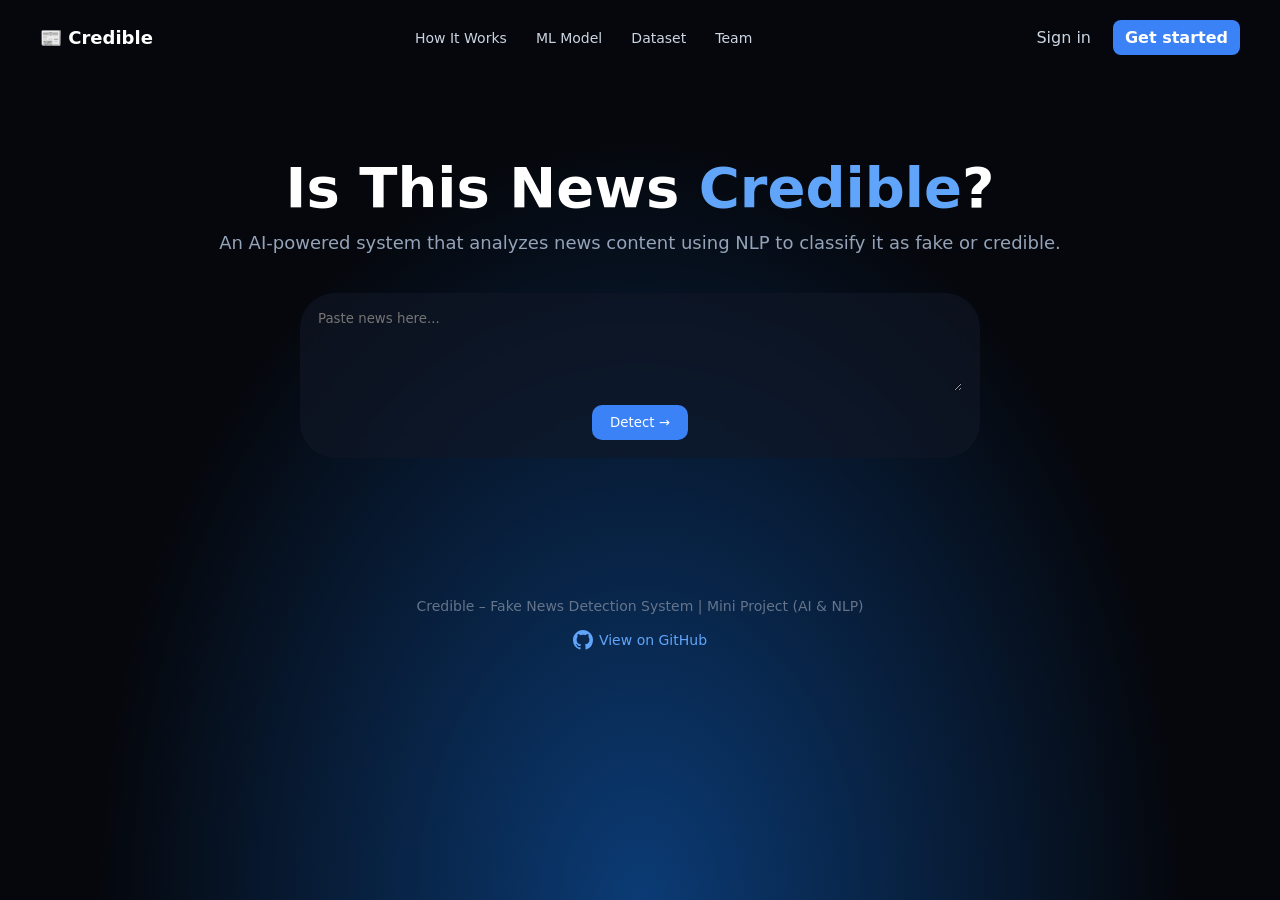
<file: Frontend/index.html>
<!DOCTYPE html>
<html lang="en">

<head>
  <meta charset="UTF-8" />
  <title>Credible</title>
  <meta name="viewport" content="width=device-width, initial-scale=1.0" />
  <link rel="stylesheet" href="css/style.css">

  <style>
    * { margin: 0; padding: 0; box-sizing: border-box; font-family: system-ui; }

    body {
      min-height: 100vh;
      background: radial-gradient(ellipse at bottom,#0b3b75 0%,#05070c 60%);
      color: white;
    }

    .navbar {
      display: flex;
      justify-content: space-between;
      align-items: center;
      padding: 20px 40px;
    }

    .logo { font-weight: 700; font-size: 18px; }

    .navbar nav a {
      margin: 0 12px;
      color: #cbd5e1;
      text-decoration: none;
      font-size: 14px;
    }

    .navbar nav a:hover { color: #fff; }

    .auth { display: flex; align-items: center; }

    .ghost, .primary {
      display: inline-block;
      text-decoration: none;
      margin-left: 10px;
      border-radius: 8px;
      padding: 8px 12px;
    }

    .ghost { color: #cbd5e1; }

    .primary {
      background: #3b82f6;
      color: white;
      font-weight: 600;
    }

    .hero {
      text-align: center;
      padding: 80px 20px;
    }

    .hero h1 { font-size: 56px; font-weight: 800; }

    .hero h1 span { color: #60a5fa; }

    .hero p {
      margin-top: 12px;
      color: #94a3b8;
      font-size: 18px;
    }

    .prompt-box {
      margin: 40px auto;
      max-width: 680px;
      padding: 18px;
      background: rgba(17,24,39,0.6);
      backdrop-filter: blur(14px);
      border-radius: 35px;
    }

    textarea {
      width: 100%;
      height: 80px;
      background: transparent;
      border: none;
      color: white;
      outline: none;
    }

    .build {
      background: #3b82f6;
      color: white;
      padding: 10px 18px;
      border-radius: 10px;
      border: none;
      cursor: pointer;
    }
  </style>
</head>

<body>

<header class="navbar">
  <div class="logo">📰 Credible</div>

  <nav>
    <a href="how_it_works.html">How It Works</a>
    <a href="model.html">ML Model</a>
    <a href="dataset.html">Dataset</a>
    <a href="team.html">Team</a>
  </nav>

  <!-- ✅ Dynamic Auth Section -->
  <div class="auth" id="authSection"></div>
</header>

<main class="hero">
  <h1>Is This News <span>Credible</span>?</h1>

  <p>An AI-powered system that analyzes news content using NLP to classify it as fake or credible.</p>

  <div class="prompt-box">
    <textarea id="newsInput" placeholder="Paste news here..."></textarea>

    <div style="margin-top:10px;">
      <button class="build">Detect →</button>
    </div>

    <div id="result"></div>
  </div>
</main>

<script>
// ================= NAVBAR =================
function loadNavbar() {
  const auth = document.getElementById("authSection");

  const isLoggedIn = localStorage.getItem("loggedIn");
  const user = localStorage.getItem("currentUser");

  if (isLoggedIn === "true" && user) {
    auth.innerHTML = `
      <span>👤 ${user}</span>
      <button onclick="logout()">Logout</button>
    `;
  } else {
    auth.innerHTML = `
      <a href="login.html" class="ghost">Sign in</a>
      <a href="signup.html" class="primary">Get started</a>
    `;
  }
}

function logout() {
  localStorage.removeItem("loggedIn");
  localStorage.removeItem("currentUser");
  location.reload();
}

// ================= DETECT =================
const textarea = document.getElementById("newsInput");
const buildBtn = document.querySelector(".build");

buildBtn.addEventListener("click", async () => {
  const newsText = textarea.value.trim();

  if (!newsText) {
    alert("Enter news");
    return;
  }

  buildBtn.innerText = "Analyzing...";
  buildBtn.disabled = true;

  try {
    const res = await fetch("http://127.0.0.1:5000/predict", {
      method: "POST",
      headers: {"Content-Type": "application/json"},
      body: JSON.stringify({ news: newsText })
    });

    const data = await res.json();

    document.getElementById("result").innerHTML = `
      <h3>${data.verdict}</h3>
      <p>${data.confidence}%</p>
      <p>${data.explanation}</p>
    `;
  } catch {
    alert("Error");
  }

  buildBtn.innerText = "Detect →";
  buildBtn.disabled = false;
});

// INIT
loadNavbar();
</script>

</body>
<footer style="text-align:center; padding:20px; color:#64748b; font-size:14px;">
  Credible – Fake News Detection System | Mini Project (AI & NLP)
  <br /><br />
  <a href="https://github.com/BhaviK1247/Credible.git" target="_blank"
    style="color:#60a5fa; text-decoration:none; display:inline-flex; align-items:center; gap:6px;">

    <svg height="20" width="20" viewBox="0 0 16 16" fill="#60a5fa" aria-hidden="true">
      <path d="M8 0C3.58 0 0 3.58 0 8a8 8 0 005.47 7.59c.4.07.55-.17.55-.38
      0-.19-.01-.82-.01-1.49-2.01.37-2.53-.49-2.69-.94-.09-.23-.48-.94-.82-1.13
      -.28-.15-.68-.52-.01-.53.63-.01 1.08.58 1.23.82.72 1.21 1.87.87
      2.33.66.07-.52.28-.87.51-1.07-1.78-.2-3.64-.89-3.64-3.95
      0-.87.31-1.59.82-2.15-.08-.2-.36-1.02.08-2.12 0 0 .67-.21
      2.2.82a7.7 7.7 0 012-.27c.68 0 1.36.09 2 .27
      1.53-1.04 2.2-.82 2.2-.82.44 1.1.16 1.92.08 2.12
      .51.56.82 1.27.82 2.15 0 3.07-1.87 3.75-3.65 3.95
      .29.25.54.73.54 1.48 0 1.07-.01 1.93-.01 2.2
      0 .21.15.46.55.38A8.01 8.01 0 0016 8c0-4.42-3.58-8-8-8z" />
    </svg>

    View on GitHub
  </a>
</footer>

</html>
</file>
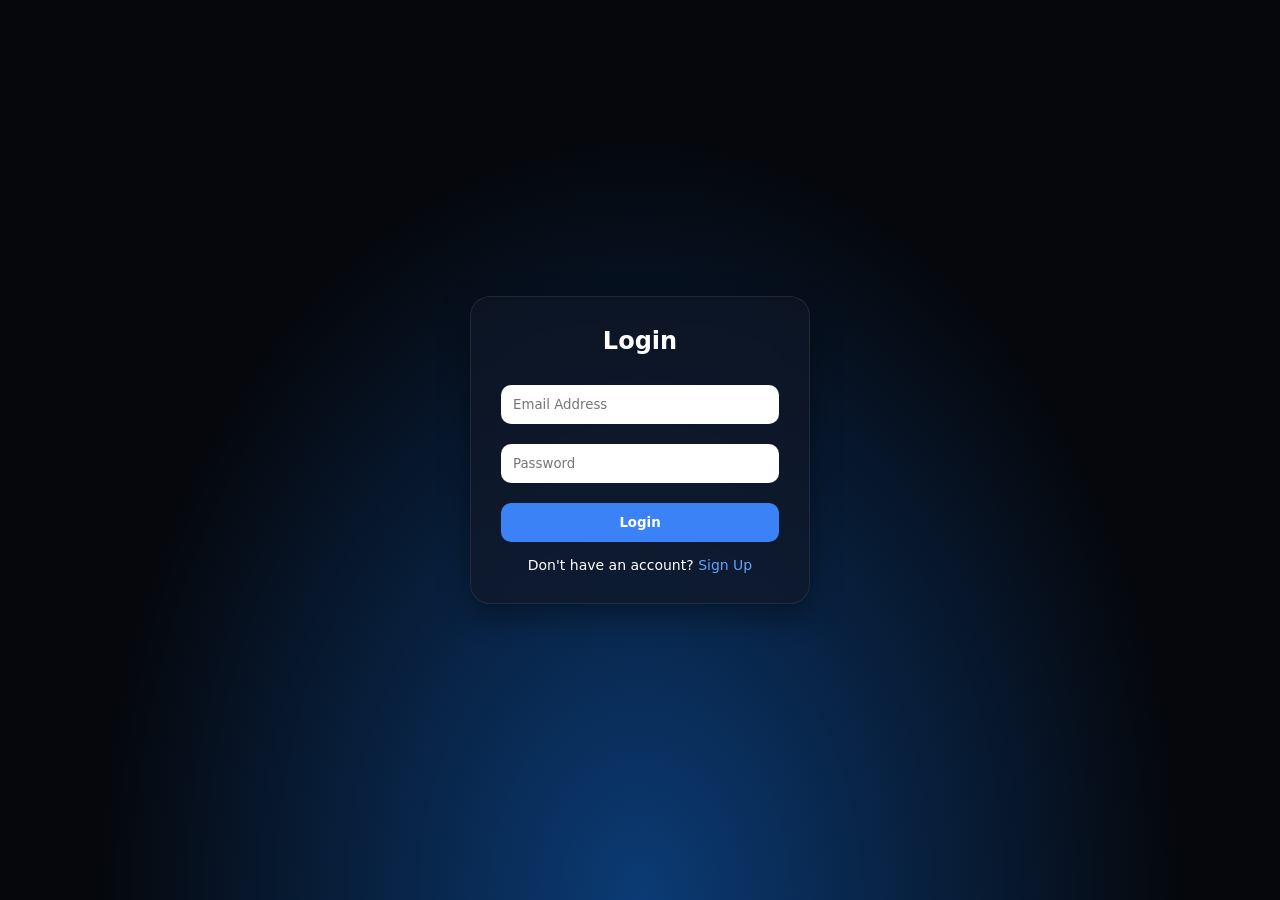
<file: Frontend/dashboard.html>
<!DOCTYPE html>
<html lang="en">

<head>
  <meta charset="UTF-8">
  <title>Dashboard | Credible</title>
  <meta name="viewport" content="width=device-width, initial-scale=1.0">

  <style>
    /* ===== RESET ===== */
    * {
      margin: 0;
      padding: 0;
      box-sizing: border-box;
      font-family: system-ui, -apple-system, BlinkMacSystemFont;
    }

    body {
      height: 100vh;
      background: radial-gradient(ellipse at bottom, #0b3b75 0%, #05070c 60%);
      color: white;
    }

    /* ===== DASHBOARD LAYOUT ===== */
    .dashboard {
      display: flex;
      height: 100vh;
    }

    /* ===== SIDEBAR ===== */
    .sidebar {
      width: 260px;
      background: rgba(17, 24, 39, 0.85);
      backdrop-filter: blur(14px);
      padding: 20px;
      display: flex;
      flex-direction: column;
    }

    .sidebar h2 {
      margin-bottom: 20px;
    }

    .new-chat {
      background: #3b82f6;
      border: none;
      padding: 10px;
      border-radius: 10px;
      color: white;
      cursor: pointer;
      margin-bottom: 20px;
    }

    .history {
      flex: 1;
      overflow-y: auto;
    }

    .history-title {
      font-size: 13px;
      color: #9ca3af;
      margin-bottom: 10px;
    }

    .history-item {
      padding: 8px;
      border-radius: 8px;
      margin-bottom: 6px;
      cursor: pointer;
    }

    .history-item:hover {
      background: rgba(255, 255, 255, 0.08);
    }

    /* ===== MAIN AREA ===== */
    .dashboard-main {
      flex: 1;
      display: flex;
      flex-direction: column;
      padding: 40px;
    }

    .dashboard-main h1 {
      font-size: 36px;
      margin-bottom: 20px;
    }

    /* ===== CHAT AREA ===== */
    .chat-area {
      flex: 1;
      overflow-y: auto;
      padding-bottom: 20px;
    }

    /* ===== RESULT CARD ===== */
    .result-card {
      background: rgba(17, 24, 39, 0.7);
      backdrop-filter: blur(12px);
      border-radius: 16px;
      padding: 14px;
      margin-bottom: 14px;
      border-left: 4px solid #22c55e;
      animation: slideUp 0.4s ease;
    }

    .result-card.fake {
      border-left: 4px solid #ef4444;
    }

    .result-card.misleading {
      border-left: 4px solid #facc15;
    }

    /* ===== PROMPT BOX ===== */
    .prompt-box {
      background: rgba(17, 24, 39, 0.6);
      backdrop-filter: blur(14px);
      border-radius: 16px;
      padding: 14px;
      border: 1px solid rgba(255, 255, 255, 0.08);
    }

    .prompt-box textarea {
      width: 100%;
      height: 80px;
      background: transparent;
      border: none;
      color: white;
      font-size: 16px;
      resize: none;
      outline: none;
      margin-bottom: 10px;
    }

    .prompt-box button {
      background: #3b82f6;
      border: none;
      padding: 10px 16px;
      border-radius: 10px;
      color: white;
      cursor: pointer;
      font-weight: 600;
    }

    .logout-btn {
      background: #2563eb;
      border: none;
      padding: 10px;
      border-radius: 10px;
      color: white;
      cursor: pointer;
      margin-bottom: 20px;
    }

    .new-chat.active {
      background: #2563eb;
    }

    .history-item.active {
      background: rgba(96, 165, 250, 0.2);
      color: #60a5fa;
    }

    /* ===== ANIMATION ===== */
    @keyframes slideUp {
      from {
        opacity: 0;
        transform: translateY(20px);
      }

      to {
        opacity: 1;
        transform: translateY(0);
      }
    }

    /* ===== RESPONSIVE ===== */
    @media (max-width: 768px) {
      .sidebar {
        display: none;
      }

      .dashboard-main {
        padding: 20px;
      }

      .prompt-box textarea {
        display: block;
      }
    }

    .nav-btn {
      background: rgba(255, 255, 255, 0.08);
      border: none;
      padding: 10px;
      border-radius: 10px;
      color: white;
      cursor: pointer;
      margin-bottom: 10px;
    }

    .nav-btn:hover {
      background: rgba(255, 255, 255, 0.15);
    }
  </style>
</head>

<body>

  <div class="dashboard">

    <!-- SIDEBAR -->
    <aside class="sidebar">
      <h2 onclick="goHome()" style="cursor:pointer;">📰 Credible</h2>


      <button class="logout-btn" onclick="logout()">Logout</button>
      <button class="new-chat active">New Analysis</button>

      <div class="history">
        <p class="history-title">Your Searches</p>
      </div>
    </aside>

    <!-- MAIN -->
    <main class="dashboard-main">
      <h1>Fake News Detection</h1>

      <div id="chatArea" class="chat-area"></div>

      <div class="prompt-box">
        <textarea id="newsInput" placeholder="Paste a news article or claim here..."></textarea>
        <button id="detectBtn">Detect →</button>
      </div>
    </main>

  </div>

  <script>
    const input = document.getElementById("newsInput");
    const detectBtn = document.getElementById("detectBtn");
    const chatArea = document.getElementById("chatArea");
    const newChatBtn = document.querySelector(".new-chat");

    // ================= DETECT =================
    detectBtn.addEventListener("click", async () => {
      const text = input.value.trim();
      if (!text) return;

      detectBtn.textContent = "Analyzing...";
      detectBtn.disabled = true;
      input.disabled = true;

      try {
        const res = await fetch("http://127.0.0.1:5000/predict", {
          method: "POST",
          headers: { "Content-Type": "application/json" },
          body: JSON.stringify({ news: text })
        });

        const data = await res.json();

        showResult(
    data.verdict,
    data.confidence,
    data.explanation
);
        saveToHistory(text, data);

      } catch (err) {
        showResult("Error", 0, "Unable to connect to server.");
      } finally {
        detectBtn.textContent = "Detect →";
        detectBtn.disabled = false;
        input.disabled = false;
        input.value = "";
      }
    });

    // ================= SHOW RESULT =================
    function showResult(verdict, confidence, explanation) {
      const card = document.createElement("div");

      let className = "";
      if (verdict === "False") className = "fake";
      if (verdict === "Misleading") className = "misleading";

      card.className = `result-card ${className}`;
      card.innerHTML = `
    <strong>${verdict}</strong>
    <p>Confidence: ${confidence}%</p>
    <p>${explanation}</p>
  `;

      chatArea.appendChild(card);
      chatArea.scrollTop = chatArea.scrollHeight;
    }

    // ================= GENERATE TITLE =================
    function generateTitle(text) {
      if (!text) return "Untitled";

      if (text.startsWith("http")) {
        return "News Article";
      }

      const words = text.split(" ");
      return words.slice(0, 4).join(" ") + "...";
    }

    // ================= SAVE HISTORY =================
    function saveToHistory(query, result) {
      let history = JSON.parse(localStorage.getItem("history")) || [];

      history.unshift({
        id: Date.now(),
        title: generateTitle(query),
        messages: [
          {
            query,
            result
          }
        ]
      });

      if (history.length > 10) history.pop();

      localStorage.setItem("history", JSON.stringify(history));

      renderHistory();
    }

    // ================= RENDER HISTORY =================
    function renderHistory() {
      const historyDiv = document.querySelector(".history");
      historyDiv.innerHTML = "";

      const title = document.createElement("p");
      title.className = "history-title";
      title.innerText = "Your Searches";
      historyDiv.appendChild(title);

      let history = JSON.parse(localStorage.getItem("history")) || [];

      history.forEach((item, index) => {
        const div = document.createElement("div");
        div.className = "history-item";

        const text = document.createElement("span");

        let titleText;
        if (item.title) {
          titleText = item.title;
        } else if (item.messages && item.messages[0]) {
          titleText = generateTitle(item.messages[0].query);
        } else {
          titleText = "Untitled";
        }

        text.innerText = titleText;

        // Delete button
        const delBtn = document.createElement("button");
        delBtn.innerText = "❌";
        delBtn.style.float = "right";
        delBtn.style.background = "transparent";
        delBtn.style.border = "none";
        delBtn.style.cursor = "pointer";
        delBtn.style.color = "#ef4444";

        delBtn.onclick = (e) => {
          e.stopPropagation();
          deleteHistory(index);
        };

        // Click to open chat
        div.onclick = () => {
          chatArea.innerHTML = "";

          item.messages.forEach(msg => {
            showResult(
              msg.result.verdict,
              msg.result.confidence,
              msg.result.explanation
            );
          });

          document.querySelectorAll(".history-item").forEach(i => i.classList.remove("active"));
          div.classList.add("active");
        };

        div.appendChild(text);
        div.appendChild(delBtn);
        historyDiv.appendChild(div);
      });
    }

    // ================= DELETE =================
    function deleteHistory(index) {
      let history = JSON.parse(localStorage.getItem("history")) || [];

      history.splice(index, 1);

      localStorage.setItem("history", JSON.stringify(history));

      renderHistory();
    }

    // ================= NEW CHAT =================
    newChatBtn.addEventListener("click", () => {
      chatArea.innerHTML = "";
      input.value = "";
      input.disabled = false;
      detectBtn.disabled = false;
      input.focus();

      document.querySelectorAll(".history-item").forEach(i => i.classList.remove("active"));
    });

    // ================= NAVIGATION =================
    function goHome() {
      window.location.href = "index.html";
    }

    function logout() {
      localStorage.removeItem("loggedIn");
      window.location.href = "login.html";
    }

    // ================= INIT =================
    renderHistory();

    // Check login
    if (localStorage.getItem("loggedIn") !== "true") {
      window.location.href = "login.html";
    }

    function goHome() {
      window.location.href = "index.html";
    }
  </script>
</body>

</html>
</file>
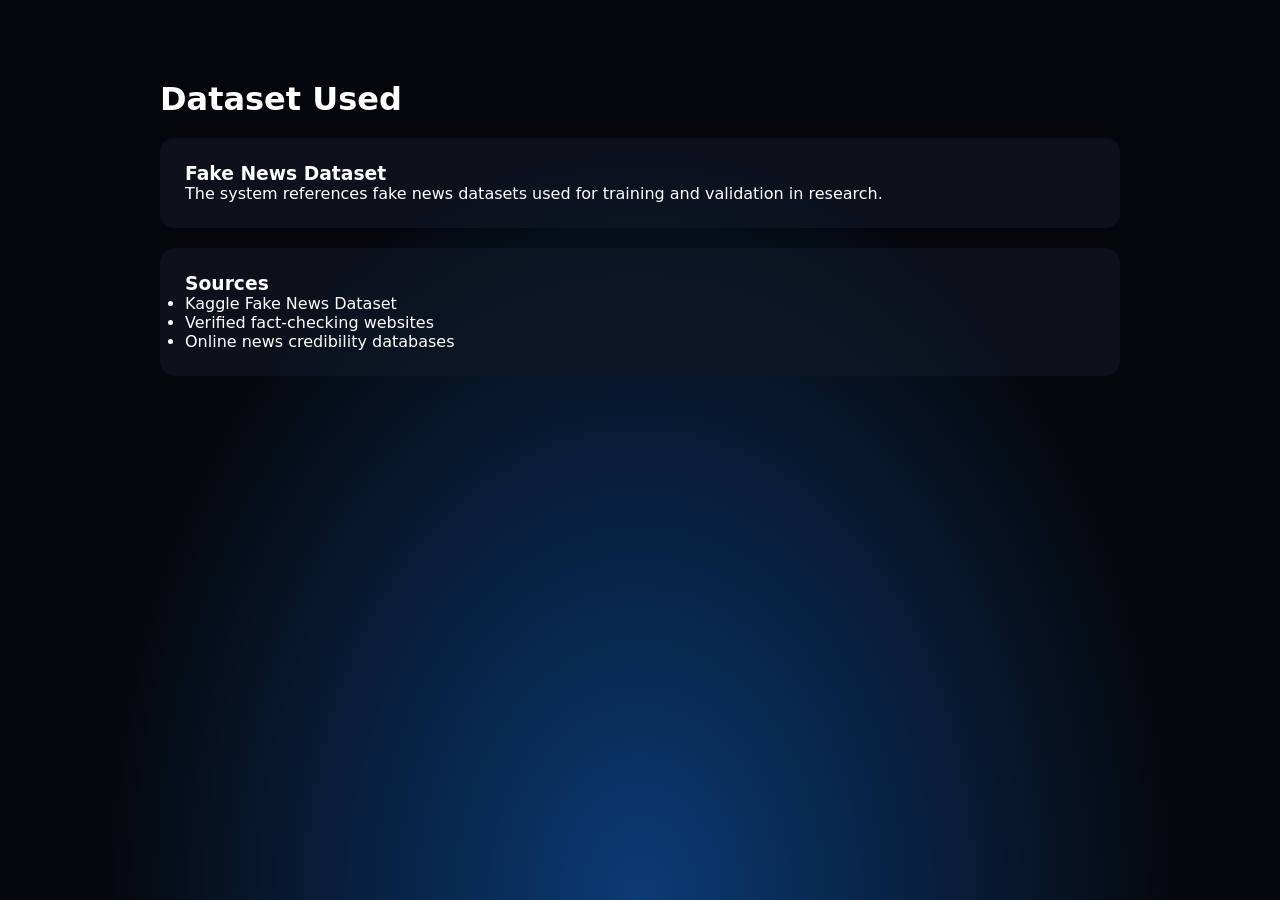
<file: Frontend/dataset.html>
<!DOCTYPE html>
<html>
<head>
<meta charset="UTF-8">
<title>Dataset | Credible</title>
<link rel="stylesheet" href="css/style.css">

<style>

.container{
max-width:1000px;
margin:auto;
padding:80px 20px;
}

.dataset-card{
background:rgba(17,24,39,0.6);
padding:25px;
border-radius:14px;
margin-top:20px;
}

</style>
</head>

<body>

<div class="container">

<h1>Dataset Used</h1>

<div class="dataset-card">
<h3>Fake News Dataset</h3>
<p>The system references fake news datasets used for training and validation in research.</p>
</div>

<div class="dataset-card">
<h3>Sources</h3>
<ul>
<li>Kaggle Fake News Dataset</li>
<li>Verified fact-checking websites</li>
<li>Online news credibility databases</li>
</ul>
</div>

</div>

</body>
</html>
</file>
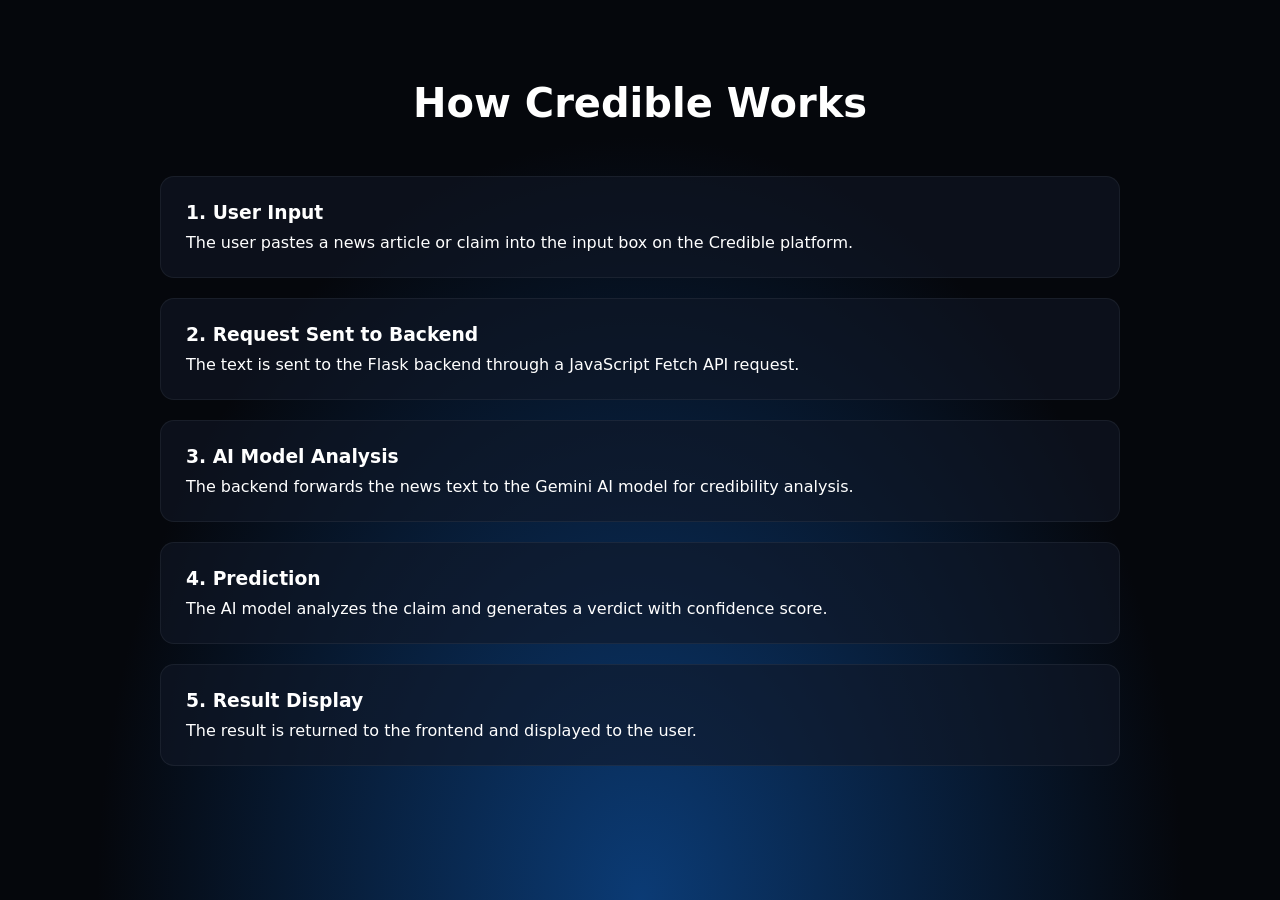
<file: Frontend/how_it_works.html>
<!DOCTYPE html>
<html lang="en">
<head>
<meta charset="UTF-8">
<title>How It Works | Credible</title>
<link rel="stylesheet" href="css/style.css">

<style>

.container{
max-width:1000px;
margin:auto;
padding:80px 20px;
}

.title{
text-align:center;
font-size:40px;
margin-bottom:50px;
}

.step{
background:rgba(17,24,39,0.6);
padding:25px;
border-radius:14px;
margin-bottom:20px;
border:1px solid rgba(255,255,255,0.06);
transition:0.25s;
}

.step h3{
margin-bottom:10px;
}

.step:hover{
transform:translateY(-5px);
box-shadow:0 10px 30px rgba(0,0,0,0.5);
border-color:rgba(96,165,250,0.4);
}

</style>
</head>

<body>

<div class="container">

<h1 class="title">How Credible Works</h1>

<div class="step">
<h3>1. User Input</h3>
<p>The user pastes a news article or claim into the input box on the Credible platform.</p>
</div>

<div class="step">
<h3>2. Request Sent to Backend</h3>
<p>The text is sent to the Flask backend through a JavaScript Fetch API request.</p>
</div>

<div class="step">
<h3>3. AI Model Analysis</h3>
<p>The backend forwards the news text to the Gemini AI model for credibility analysis.</p>
</div>

<div class="step">
<h3>4. Prediction</h3>
<p>The AI model analyzes the claim and generates a verdict with confidence score.</p>
</div>

<div class="step">
<h3>5. Result Display</h3>
<p>The result is returned to the frontend and displayed to the user.</p>
</div>

</div>

</body>
</html>
</file>
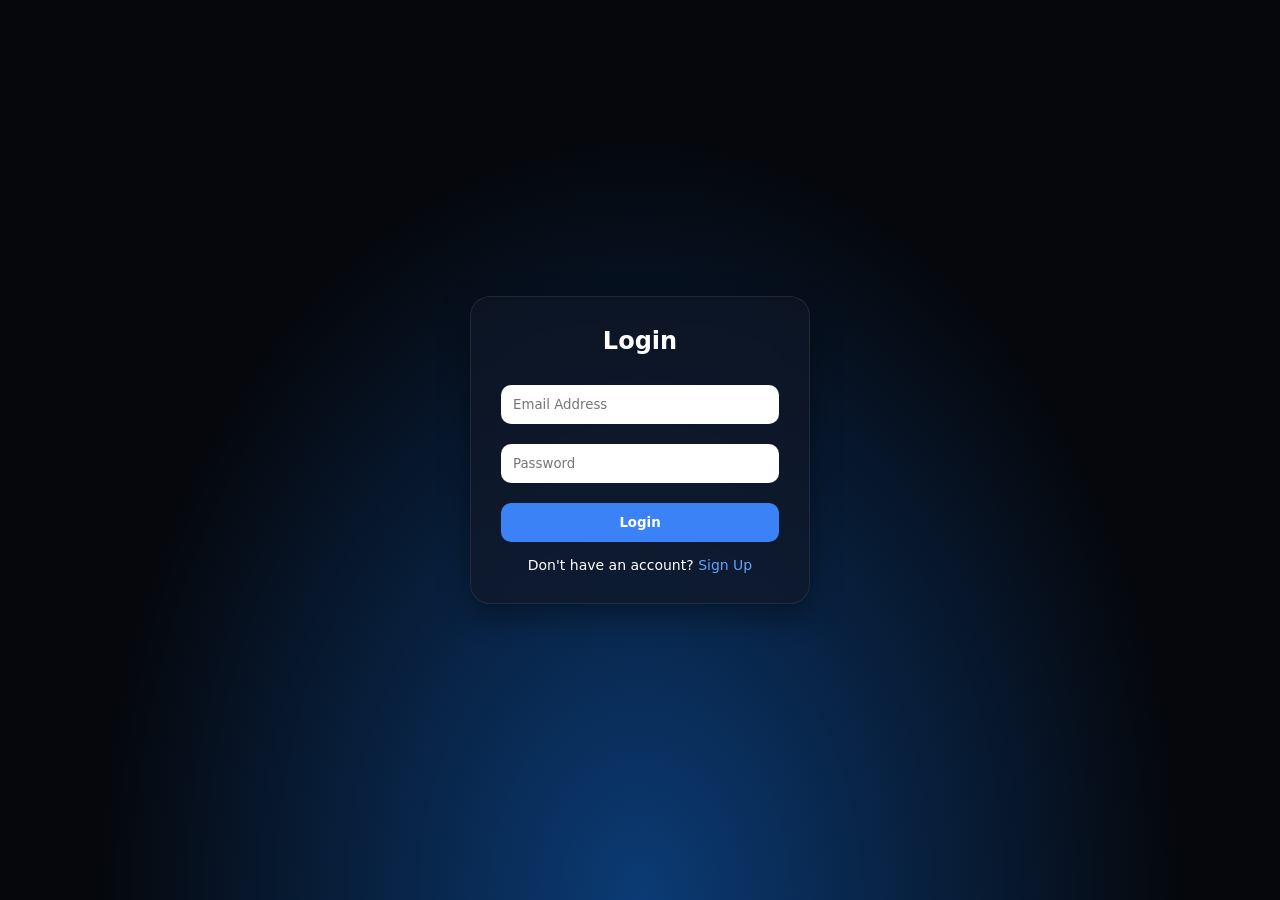
<file: Frontend/login.html>
<!DOCTYPE html>
<html lang="en">
<head>
<meta charset="UTF-8">
<title>Login | Credible</title>

<link rel="stylesheet" href="css/style.css">

<style>
.auth-container {
  display: flex;
  justify-content: center;
  align-items: center;
  height: 100vh;
}

.auth-card {
  background: rgba(17, 24, 39, 0.7);
  backdrop-filter: blur(14px);
  padding: 30px;
  border-radius: 20px;
  width: 340px;
  border: 1px solid rgba(255,255,255,0.08);
  box-shadow: 0 10px 30px rgba(0,0,0,0.4);
  text-align: center;
}

.auth-card h2 {
  margin-bottom: 20px;
}

.auth-card input {
  width: 100%;
  padding: 12px;
  margin: 10px 0;
  border-radius: 10px;
  border: none;
  outline: none;
}

.auth-card button {
  width: 100%;
  padding: 12px;
  margin-top: 10px;
  background: #3b82f6;
  border: none;
  border-radius: 10px;
  color: white;
  font-weight: 600;
  cursor: pointer;
}

.auth-card button:hover {
  background: #2563eb;
}

.auth-card p {
  margin-top: 15px;
  font-size: 14px;
}

.auth-card a {
  color: #60a5fa;
  text-decoration: none;
}
</style>
</head>

<body>

<div class="auth-container">
  <div class="auth-card">

    <h2>Login</h2>

    <input type="email" id="email" placeholder="Email Address">
    <input type="password" id="password" placeholder="Password">

    <button onclick="loginUser()">Login</button>

    <p>Don't have an account? <a href="signup.html">Sign Up</a></p>

  </div>
</div>

<script>
function login() {
  const email = document.getElementById("email").value.trim();
  const password = document.getElementById("password").value.trim();

  const storedUser = JSON.parse(localStorage.getItem("user"));

  if (!storedUser) {
    alert("No user found. Please signup first.");
    return;
  }

  if (email === storedUser.email && password === storedUser.password) {
    localStorage.setItem("loggedIn", "true");
    alert("Login successful!");

    window.location.href = "dashboard.html";
  } else {
    alert("Invalid email or password");
  }
}
</script>
<script>
  function loginUser() {
      const email = document.getElementById("email").value;
      const password = document.getElementById("password").value;

      fetch("http://127.0.0.1:5000/login", {
          method: "POST",
          headers: {
              "Content-Type": "application/json"
          },
          body: JSON.stringify({
              email: email,
              password: password
          })
      })
      .then(res => res.json())
      .then(data => {
          if (data.message === "Login successful") {
              alert("Login successful!");

              // ✅ ADD THIS LINE (VERY IMPORTANT)
              localStorage.setItem("loggedIn", "true");

              window.location.href = "dashboard.html";
          } else {
              alert(data.error);
          }
      });
  }
</script>
</body>
</html>
</file>
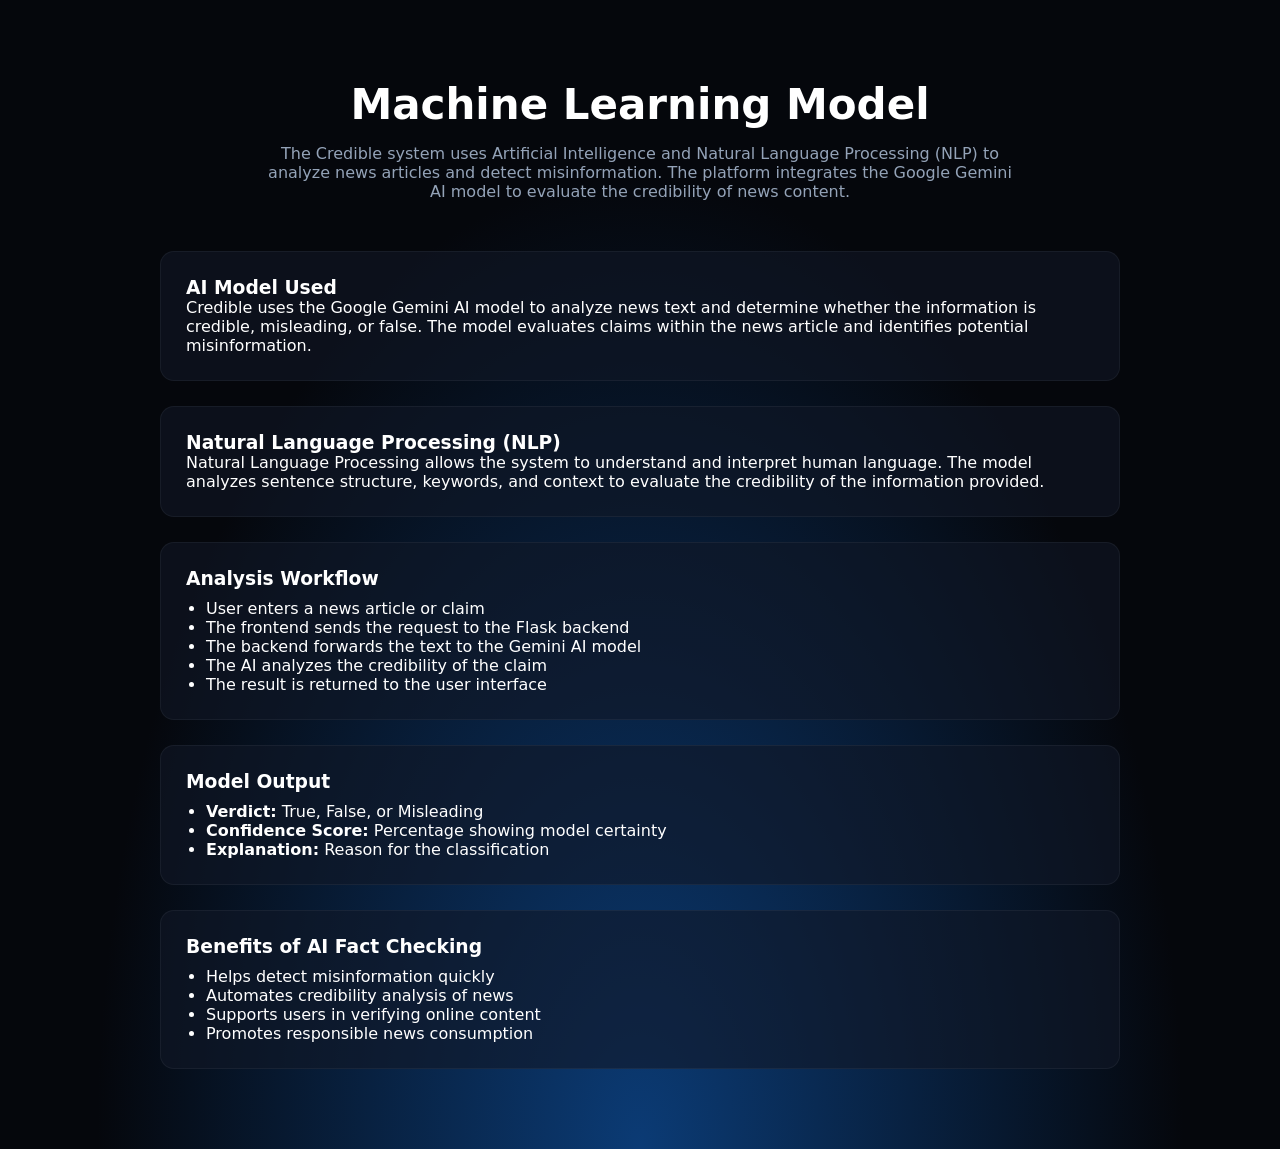
<file: Frontend/model.html>
<!DOCTYPE html>
<html lang="en">

<head>

<meta charset="UTF-8">
<title>ML Model | Credible</title>

<link rel="stylesheet" href="css/style.css">

<style>

/* PAGE CONTAINER */

.container{
max-width:1000px;
margin:auto;
padding:80px 20px;
}

/* TITLE */

.title{
text-align:center;
font-size:42px;
margin-bottom:15px;
}

/* INTRO TEXT */

.intro{
text-align:center;
color:#94a3b8;
max-width:750px;
margin:auto;
margin-bottom:50px;
}

/* SECTION LAYOUT */

.model-section{
display:flex;
flex-direction:column;
gap:25px;
}

/* CARD DESIGN */

.model-card{
background:rgba(17,24,39,0.6);
padding:25px;
border-radius:14px;
border:1px solid rgba(255,255,255,0.05);
transition:0.25s;
}

/* CARD HOVER */

.model-card:hover{
transform:translateY(-5px);
box-shadow:0 10px 30px rgba(0,0,0,0.5);
border-color:rgba(96,165,250,0.4);
}

/* LISTS */

ul{
margin-top:10px;
padding-left:20px;
}

</style>

</head>


<body>

<div class="container">

<h1 class="title">Machine Learning Model</h1>

<p class="intro">
The Credible system uses Artificial Intelligence and Natural Language Processing (NLP)
to analyze news articles and detect misinformation. The platform integrates the
Google Gemini AI model to evaluate the credibility of news content.
</p>


<div class="model-section">

<!-- CARD 1 -->

<div class="model-card">

<h3>AI Model Used</h3>

<p>
Credible uses the Google Gemini AI model to analyze news text and determine
whether the information is credible, misleading, or false. The model evaluates
claims within the news article and identifies potential misinformation.
</p>

</div>


<!-- CARD 2 -->

<div class="model-card">

<h3>Natural Language Processing (NLP)</h3>

<p>
Natural Language Processing allows the system to understand and interpret
human language. The model analyzes sentence structure, keywords, and context
to evaluate the credibility of the information provided.
</p>

</div>


<!-- CARD 3 -->

<div class="model-card">

<h3>Analysis Workflow</h3>

<ul>
<li>User enters a news article or claim</li>
<li>The frontend sends the request to the Flask backend</li>
<li>The backend forwards the text to the Gemini AI model</li>
<li>The AI analyzes the credibility of the claim</li>
<li>The result is returned to the user interface</li>
</ul>

</div>


<!-- CARD 4 -->

<div class="model-card">

<h3>Model Output</h3>

<ul>
<li><strong>Verdict:</strong> True, False, or Misleading</li>
<li><strong>Confidence Score:</strong> Percentage showing model certainty</li>
<li><strong>Explanation:</strong> Reason for the classification</li>
</ul>

</div>


<!-- CARD 5 -->

<div class="model-card">

<h3>Benefits of AI Fact Checking</h3>

<ul>
<li>Helps detect misinformation quickly</li>
<li>Automates credibility analysis of news</li>
<li>Supports users in verifying online content</li>
<li>Promotes responsible news consumption</li>
</ul>

</div>


</div>

</div>

</body>

</html>
</file>
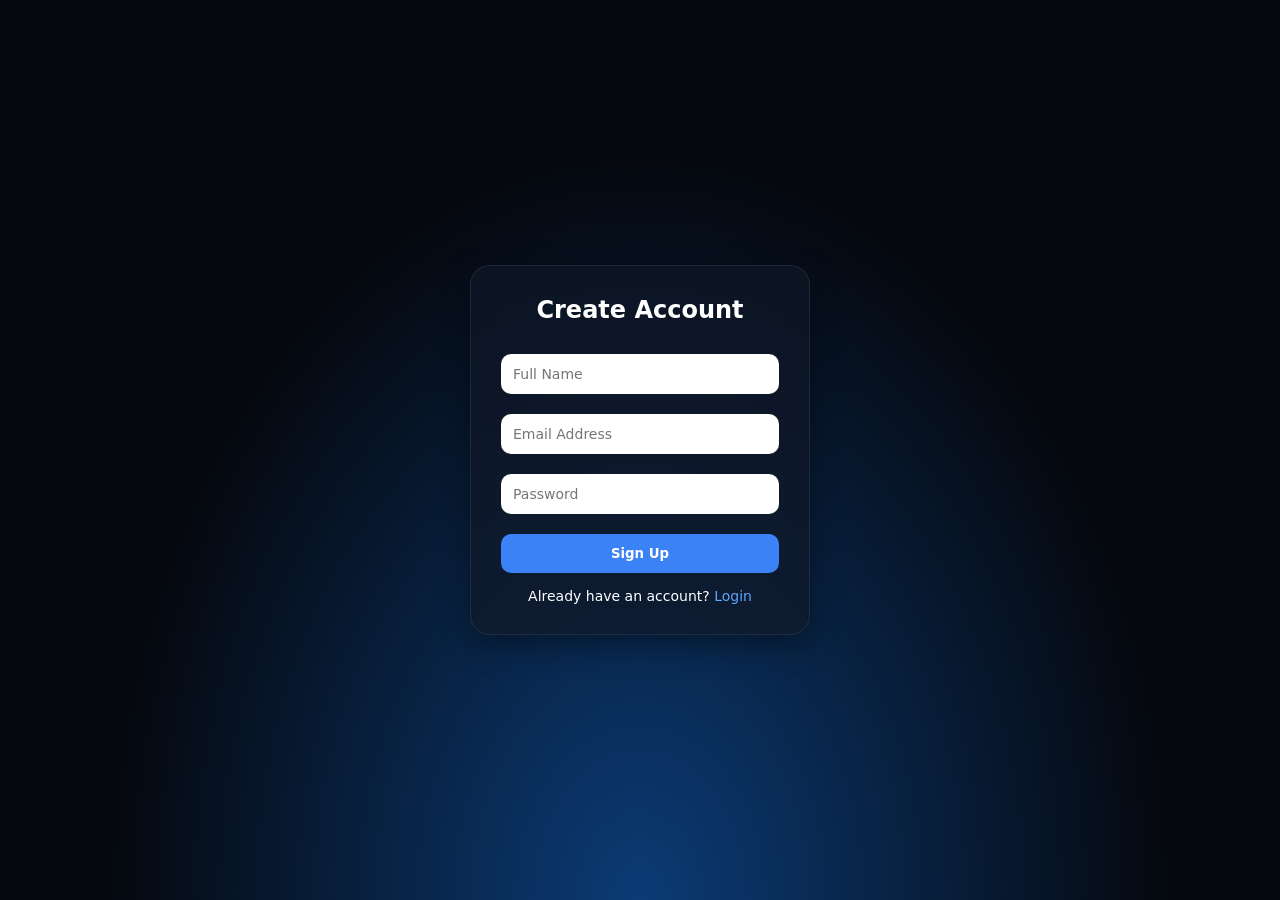
<file: Frontend/signup.html>
<!DOCTYPE html>
<html lang="en">
<head>
<meta charset="UTF-8">
<title>Signup | Credible</title>

<!-- Default global CSS -->
<link rel="stylesheet" href="css/style.css">

<style>
/* CENTER CONTAINER */
.auth-container {
  display: flex;
  justify-content: center;
  align-items: center;
  height: 100vh;
}

/* CARD */
.auth-card {
  background: rgba(17, 24, 39, 0.7);
  backdrop-filter: blur(14px);
  padding: 30px;
  border-radius: 20px;
  width: 340px;
  border: 1px solid rgba(255,255,255,0.08);
  box-shadow: 0 10px 30px rgba(0,0,0,0.4);
  text-align: center;
}

/* TITLE */
.auth-card h2 {
  margin-bottom: 20px;
}

/* INPUT */
.auth-card input {
  width: 100%;
  padding: 12px;
  margin: 10px 0;
  border-radius: 10px;
  border: none;
  outline: none;
  font-size: 14px;
}

/* BUTTON */
.auth-card button {
  width: 100%;
  padding: 12px;
  margin-top: 10px;
  background: #3b82f6;
  border: none;
  border-radius: 10px;
  color: white;
  font-weight: 600;
  cursor: pointer;
}

.auth-card button:hover {
  background: #2563eb;
}

/* LOGIN LINK */
.auth-card p {
  margin-top: 15px;
  font-size: 14px;
}

.auth-card a {
  color: #60a5fa;
  text-decoration: none;
}
</style>
</head>

<body>

<div class="auth-container">
  <div class="auth-card">

    <h2>Create Account</h2>

    <input type="text" id="name" placeholder="Full Name">
    <input type="email" id="email" placeholder="Email Address">
    <input type="password" id="password" placeholder="Password">

    <button onclick="signupUser()">Sign Up</button>

    <p>Already have an account? <a href="login.html">Login</a></p>

  </div>
</div>

<script>
function signup() {
  const name = document.getElementById("name").value.trim();
  const email = document.getElementById("email").value.trim();
  const password = document.getElementById("password").value.trim();

  if (!name || !email || !password) {
    alert("Please fill all fields");
    return;
  }

  // Save user in localStorage
  const user = { name, email, password };
  localStorage.setItem("user", JSON.stringify(user));

  alert("Account created successfully!");

  // Redirect to login
  window.location.href = "login.html";
}
</script>
<script>
  function signupUser() {
    const name = document.getElementById("name").value;
    const email = document.getElementById("email").value;
    const password = document.getElementById("password").value;

    fetch("http://127.0.0.1:5000/signup", {
        method: "POST",
        headers: {
            "Content-Type": "application/json"
        },
        body: JSON.stringify({ name, email, password })
    })
    .then(res => res.json())
    .then(data => {
        alert(data.message || data.error);

        if (data.message) {
            window.location.href = "login.html";
        }
    });
}
</script>
</body>
</html>
</file>
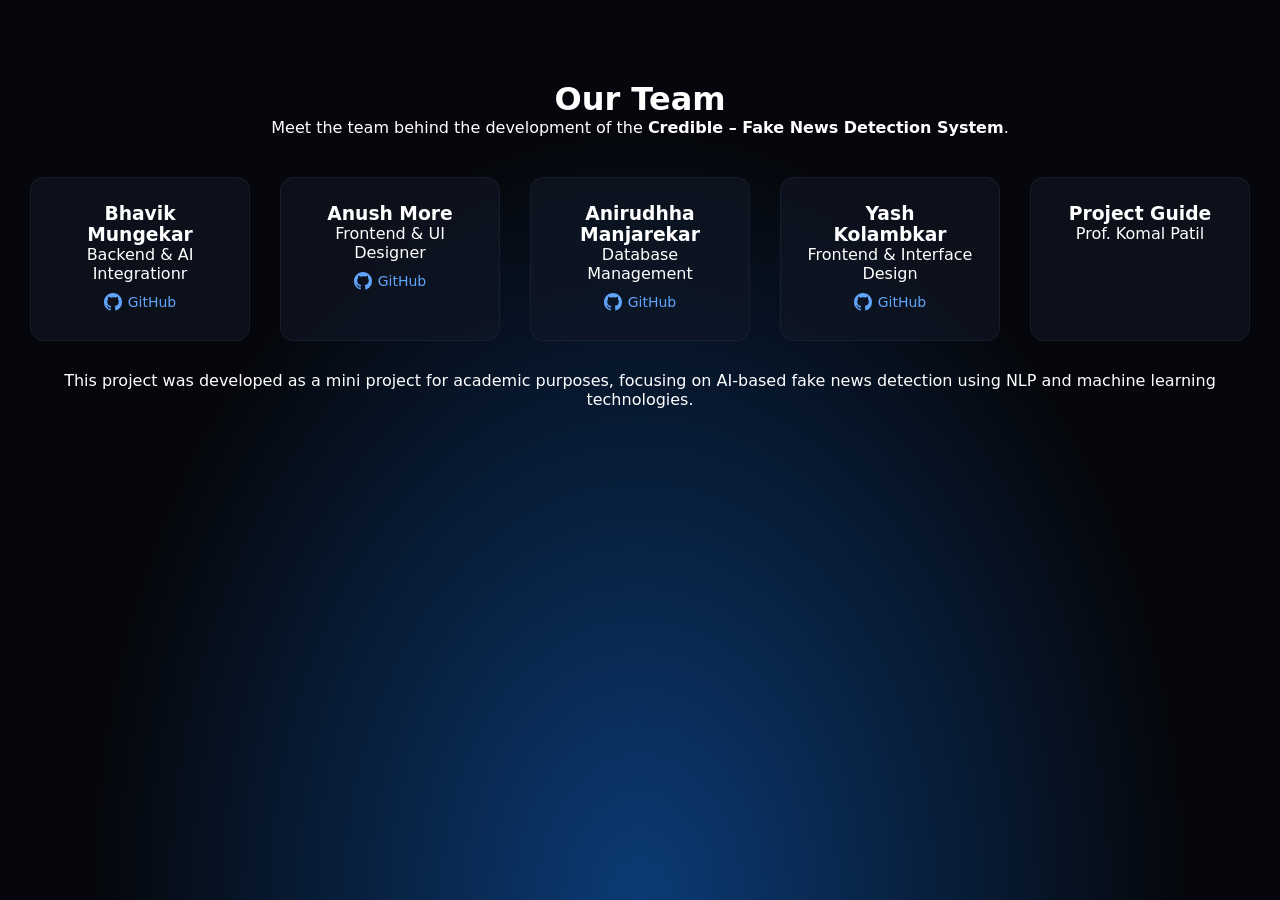
<file: Frontend/team.html>
<!DOCTYPE html>
<html>
<head>
<meta charset="UTF-8">
<title>Team | Credible</title>
<link rel="stylesheet" href="css/style.css">

<style>

.container{
text-align:center;
padding:80px 20px;
}

.team{
display:flex;
justify-content:center;
gap:30px;
flex-wrap:wrap;
margin-top:40px;
}

.member{
background: rgba(17,24,39,0.6);
padding:25px;
border-radius:14px;
width:220px;
text-align:center;
transition:all 0.25s ease;
border:1px solid rgba(255,255,255,0.05);
}

.member:hover{
transform: translateY(-6px);
box-shadow: 0 10px 30px rgba(0,0,0,0.5);
border-color: rgba(96,165,250,0.4);
}
/* GitHub link styling */

.github-link{
display:inline-flex;
align-items:center;
gap:6px;
margin-top:10px;
font-size:14px;
color:#60a5fa;
text-decoration:none;
transition:0.2s;
}

/* icon size */

.github-icon{
width:18px;
height:18px;
fill:#60a5fa;
}

/* hover effect */

.github-link:hover{
color:#93c5fd;
transform:translateY(-1px);
}
</style>
</head>

<body>

<div class="container">

<h1>Our Team</h1>
<p>Meet the team behind the development of the <strong>Credible – Fake News Detection System</strong>.</p>

<div class="team">

<div class="member">
<h3>Bhavik Mungekar</h3>
<p>Backend & AI Integrationr</p>
<a href="https://github.com/BhaviK1247" target="_blank" class="github-link">
<svg class="github-icon" viewBox="0 0 16 16">
<path d="M8 0C3.58 0 0 3.58 0 8a8 8 0 005.47 7.59c.4.07.55-.17.55-.38
0-.19-.01-.82-.01-1.49-2.01.37-2.53-.49-2.69-.94-.09-.23-.48-.94-.82-1.13
-.28-.15-.68-.52-.01-.53.63-.01 1.08.58 1.23.82.72 1.21 1.87.87
2.33.66.07-.52.28-.87.51-1.07-1.78-.2-3.64-.89-3.64-3.95
0-.87.31-1.59.82-2.15-.08-.2-.36-1.02.08-2.12 0 0 .67-.21
2.2.82a7.7 7.7 0 012-.27c.68 0 1.36.09 2 .27
1.53-1.04 2.2-.82 2.2-.82.44 1.1.16 1.92.08 2.12
.51.56.82 1.27.82 2.15 0 3.07-1.87 3.75-3.65 3.95
.29.25.54.73.54 1.48 0 1.07-.01 1.93-.01 2.2
0 .21.15.46.55.38A8.01 8.01 0 0016 8c0-4.42-3.58-8-8-8z"/>
</svg>

<span>GitHub</span>
</a>

</div>

<div class="member">
<h3>Anush More</h3>
<p>Frontend & UI Designer</p>
<a href="https://github.com/anushmore" target="_blank" class="github-link">
<svg class="github-icon" viewBox="0 0 16 16">
<path d="M8 0C3.58 0 0 3.58 0 8a8 8 0 005.47 7.59c.4.07.55-.17.55-.38
0-.19-.01-.82-.01-1.49-2.01.37-2.53-.49-2.69-.94-.09-.23-.48-.94-.82-1.13
-.28-.15-.68-.52-.01-.53.63-.01 1.08.58 1.23.82.72 1.21 1.87.87
2.33.66.07-.52.28-.87.51-1.07-1.78-.2-3.64-.89-3.64-3.95
0-.87.31-1.59.82-2.15-.08-.2-.36-1.02.08-2.12 0 0 .67-.21
2.2.82a7.7 7.7 0 012-.27c.68 0 1.36.09 2 .27
1.53-1.04 2.2-.82 2.2-.82.44 1.1.16 1.92.08 2.12
.51.56.82 1.27.82 2.15 0 3.07-1.87 3.75-3.65 3.95
.29.25.54.73.54 1.48 0 1.07-.01 1.93-.01 2.2
0 .21.15.46.55.38A8.01 8.01 0 0016 8c0-4.42-3.58-8-8-8z"/>
</svg>

<span>GitHub</span>
</a>
</div>

<div class="member">    
<h3>Anirudhha Manjarekar </h3>
<p>Database Management</p>
<a href="https://github.com/Aniruddha656" target="_blank" class="github-link">
<svg class="github-icon" viewBox="0 0 16 16">
<path d="M8 0C3.58 0 0 3.58 0 8a8 8 0 005.47 7.59c.4.07.55-.17.55-.38
0-.19-.01-.82-.01-1.49-2.01.37-2.53-.49-2.69-.94-.09-.23-.48-.94-.82-1.13
-.28-.15-.68-.52-.01-.53.63-.01 1.08.58 1.23.82.72 1.21 1.87.87
2.33.66.07-.52.28-.87.51-1.07-1.78-.2-3.64-.89-3.64-3.95
0-.87.31-1.59.82-2.15-.08-.2-.36-1.02.08-2.12 0 0 .67-.21
2.2.82a7.7 7.7 0 012-.27c.68 0 1.36.09 2 .27
1.53-1.04 2.2-.82 2.2-.82.44 1.1.16 1.92.08 2.12
.51.56.82 1.27.82 2.15 0 3.07-1.87 3.75-3.65 3.95
.29.25.54.73.54 1.48 0 1.07-.01 1.93-.01 2.2
0 .21.15.46.55.38A8.01 8.01 0 0016 8c0-4.42-3.58-8-8-8z"/>
</svg>

<span>GitHub</span>
</a>
</div>


<div class="member">
<h3>Yash Kolambkar </h3>
<p>Frontend & Interface Design</p>
<a href="https://github.com/yashhh-kolambekar" target="_blank" class="github-link">
<svg class="github-icon" viewBox="0 0 16 16">
<path d="M8 0C3.58 0 0 3.58 0 8a8 8 0 005.47 7.59c.4.07.55-.17.55-.38
0-.19-.01-.82-.01-1.49-2.01.37-2.53-.49-2.69-.94-.09-.23-.48-.94-.82-1.13
-.28-.15-.68-.52-.01-.53.63-.01 1.08.58 1.23.82.72 1.21 1.87.87
2.33.66.07-.52.28-.87.51-1.07-1.78-.2-3.64-.89-3.64-3.95
0-.87.31-1.59.82-2.15-.08-.2-.36-1.02.08-2.12 0 0 .67-.21
2.2.82a7.7 7.7 0 012-.27c.68 0 1.36.09 2 .27
1.53-1.04 2.2-.82 2.2-.82.44 1.1.16 1.92.08 2.12
.51.56.82 1.27.82 2.15 0 3.07-1.87 3.75-3.65 3.95
.29.25.54.73.54 1.48 0 1.07-.01 1.93-.01 2.2
0 .21.15.46.55.38A8.01 8.01 0 0016 8c0-4.42-3.58-8-8-8z"/>
</svg>

<span>GitHub</span>
</a>
</div>




<div class="member">
<h3>Project Guide</h3>
<p>Prof. Komal Patil </p>
</div>

<div class="project-info">
<p>This project was developed as a mini project for academic purposes, focusing on AI-based fake news detection using NLP and machine learning technologies.</p>
</div>

</body>
</html>
</file>
<file: Frontend/css/style.css>
/* GLOBAL RESET */
*{
margin:0;
padding:0;
box-sizing:border-box;
font-family:system-ui, -apple-system, BlinkMacSystemFont;
}

/* BACKGROUND FOR ALL PAGES */
body{
min-height:100vh;
background: radial-gradient(
ellipse at bottom,
#0b3b75 0%,
#05070c 60%
);
color:white;
}
</file>
